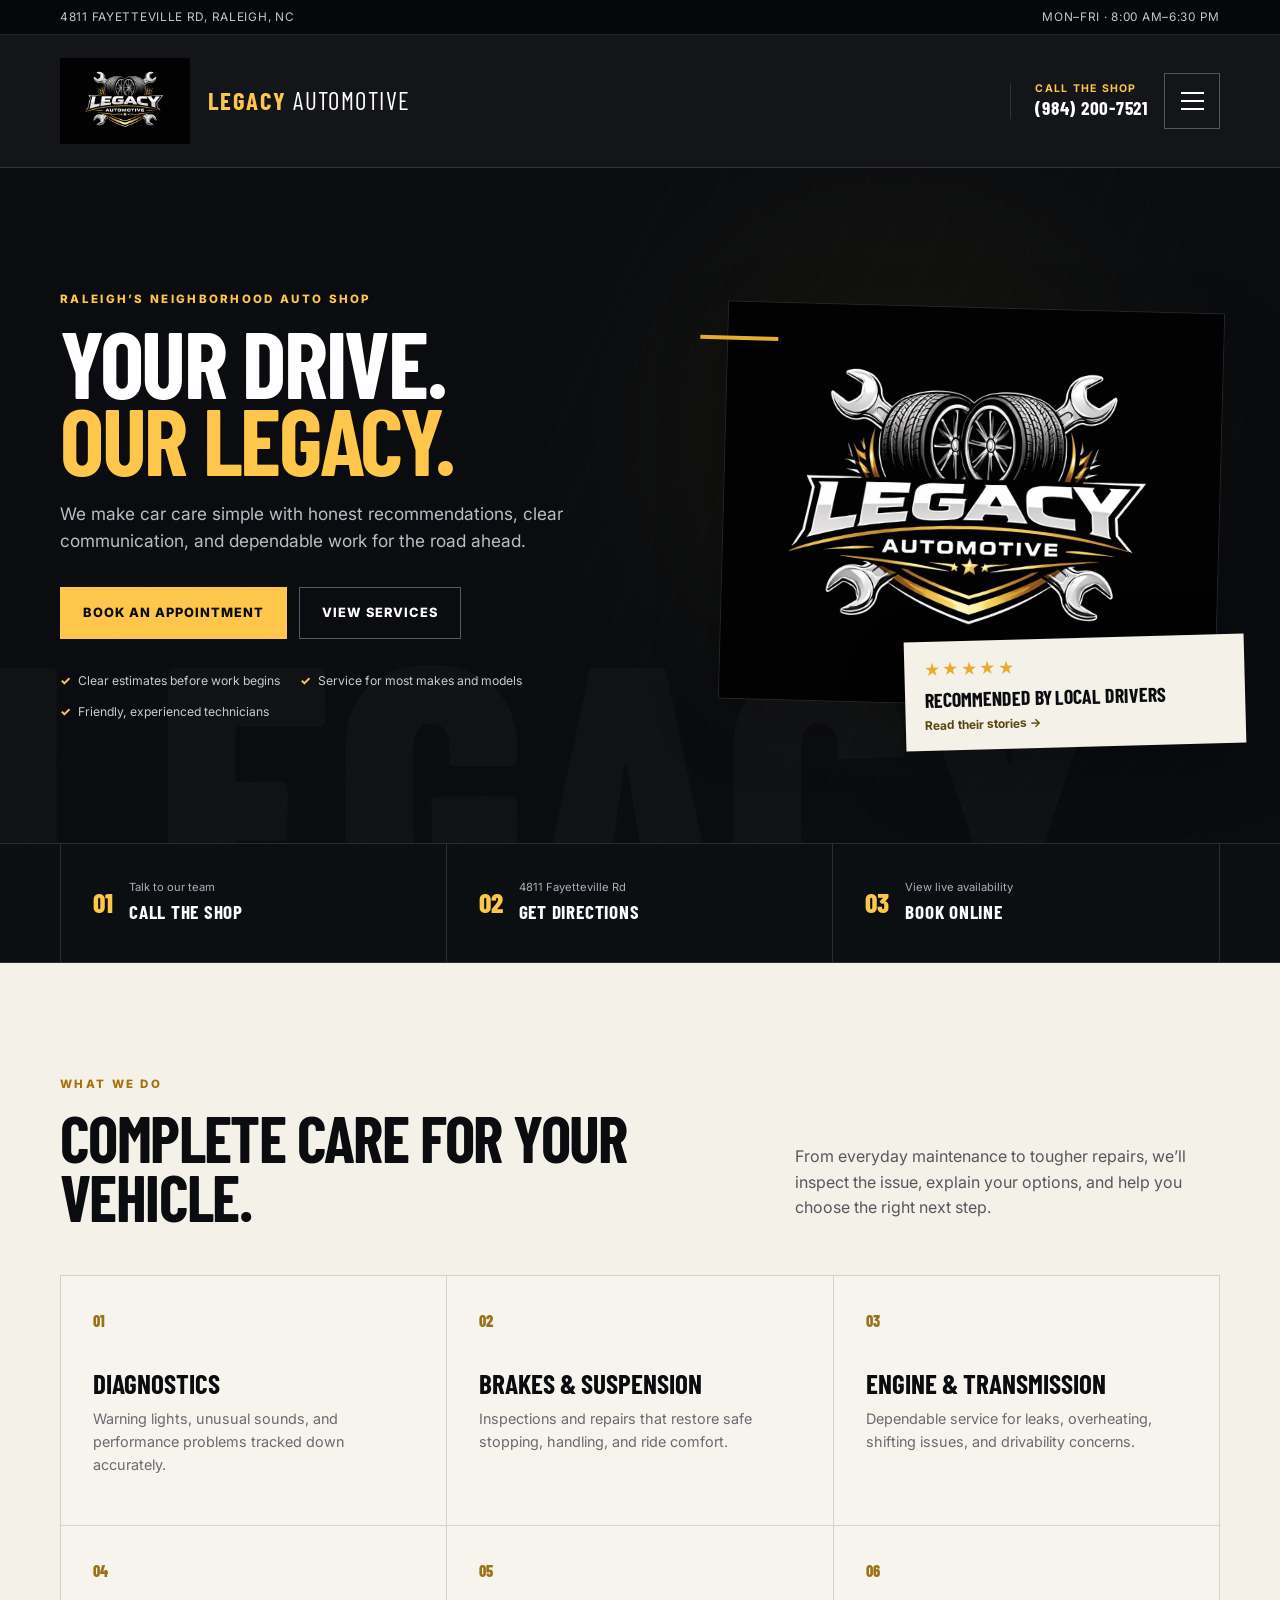
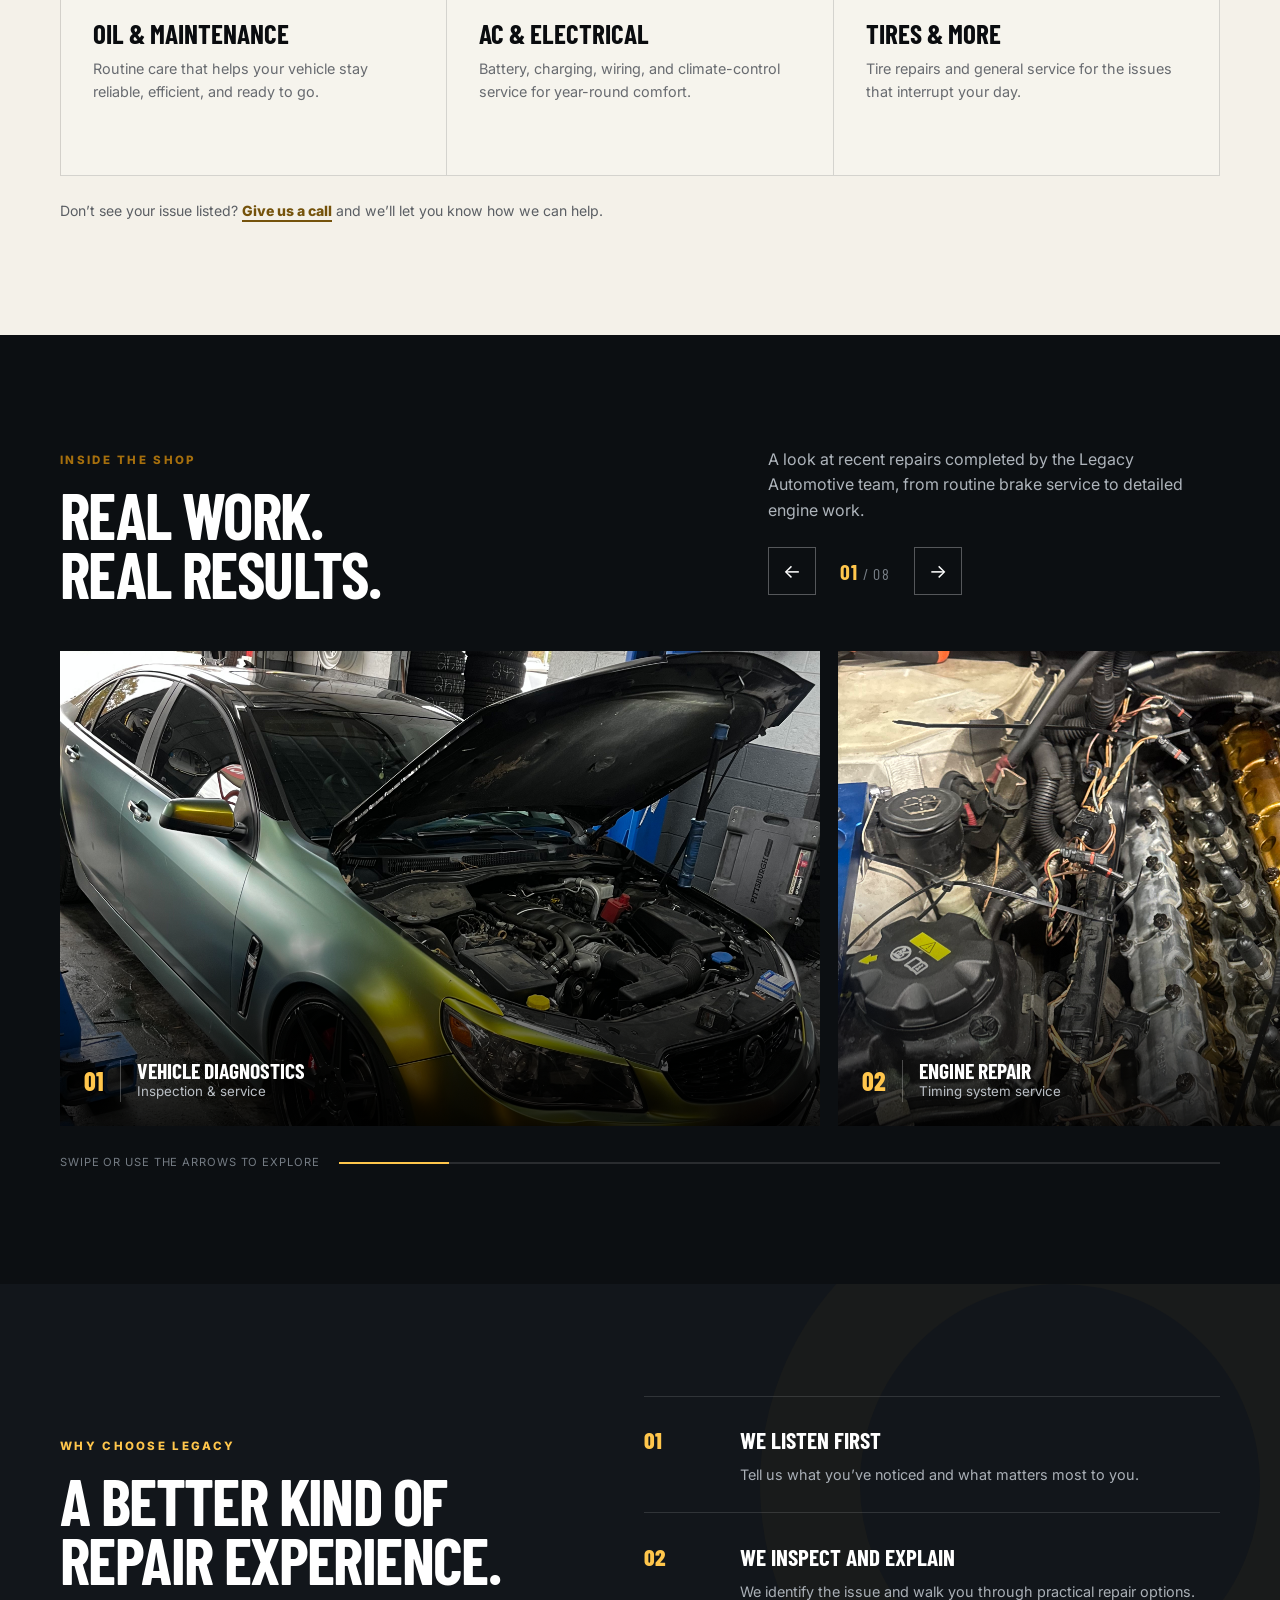
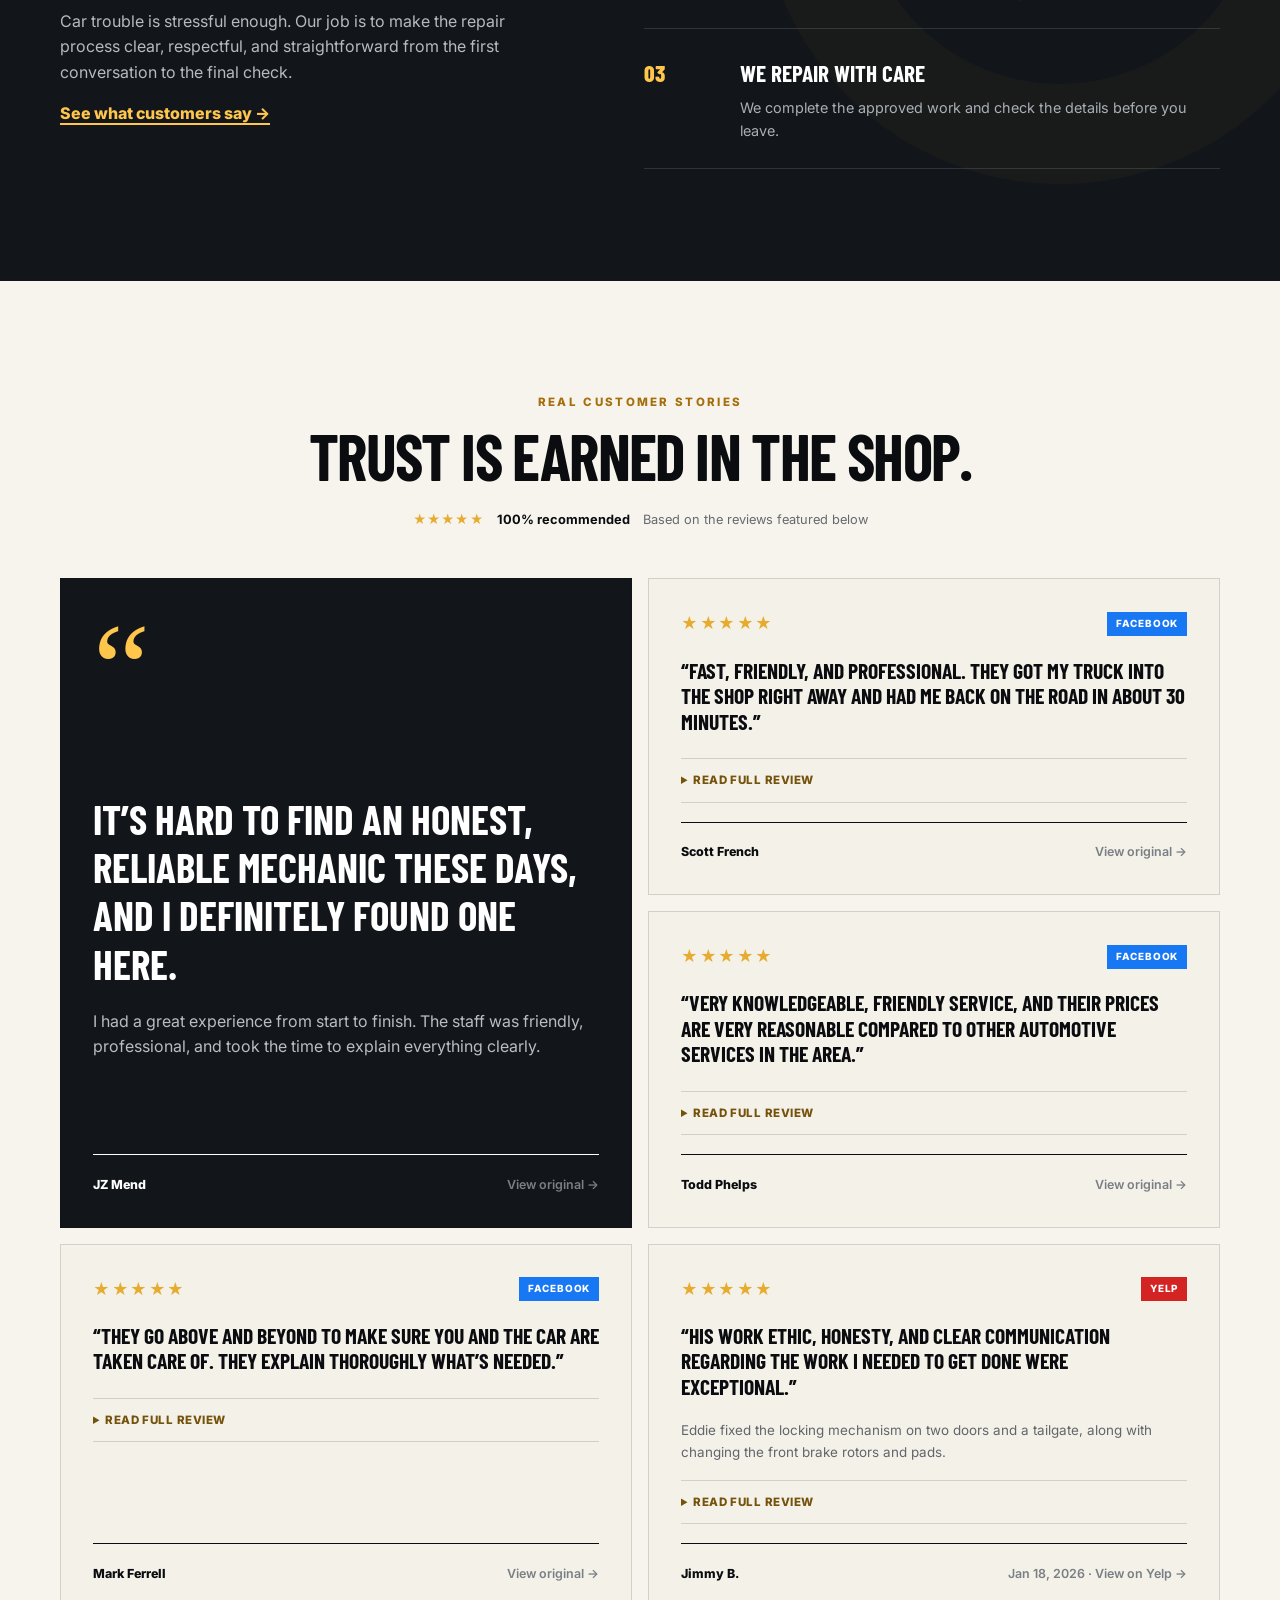
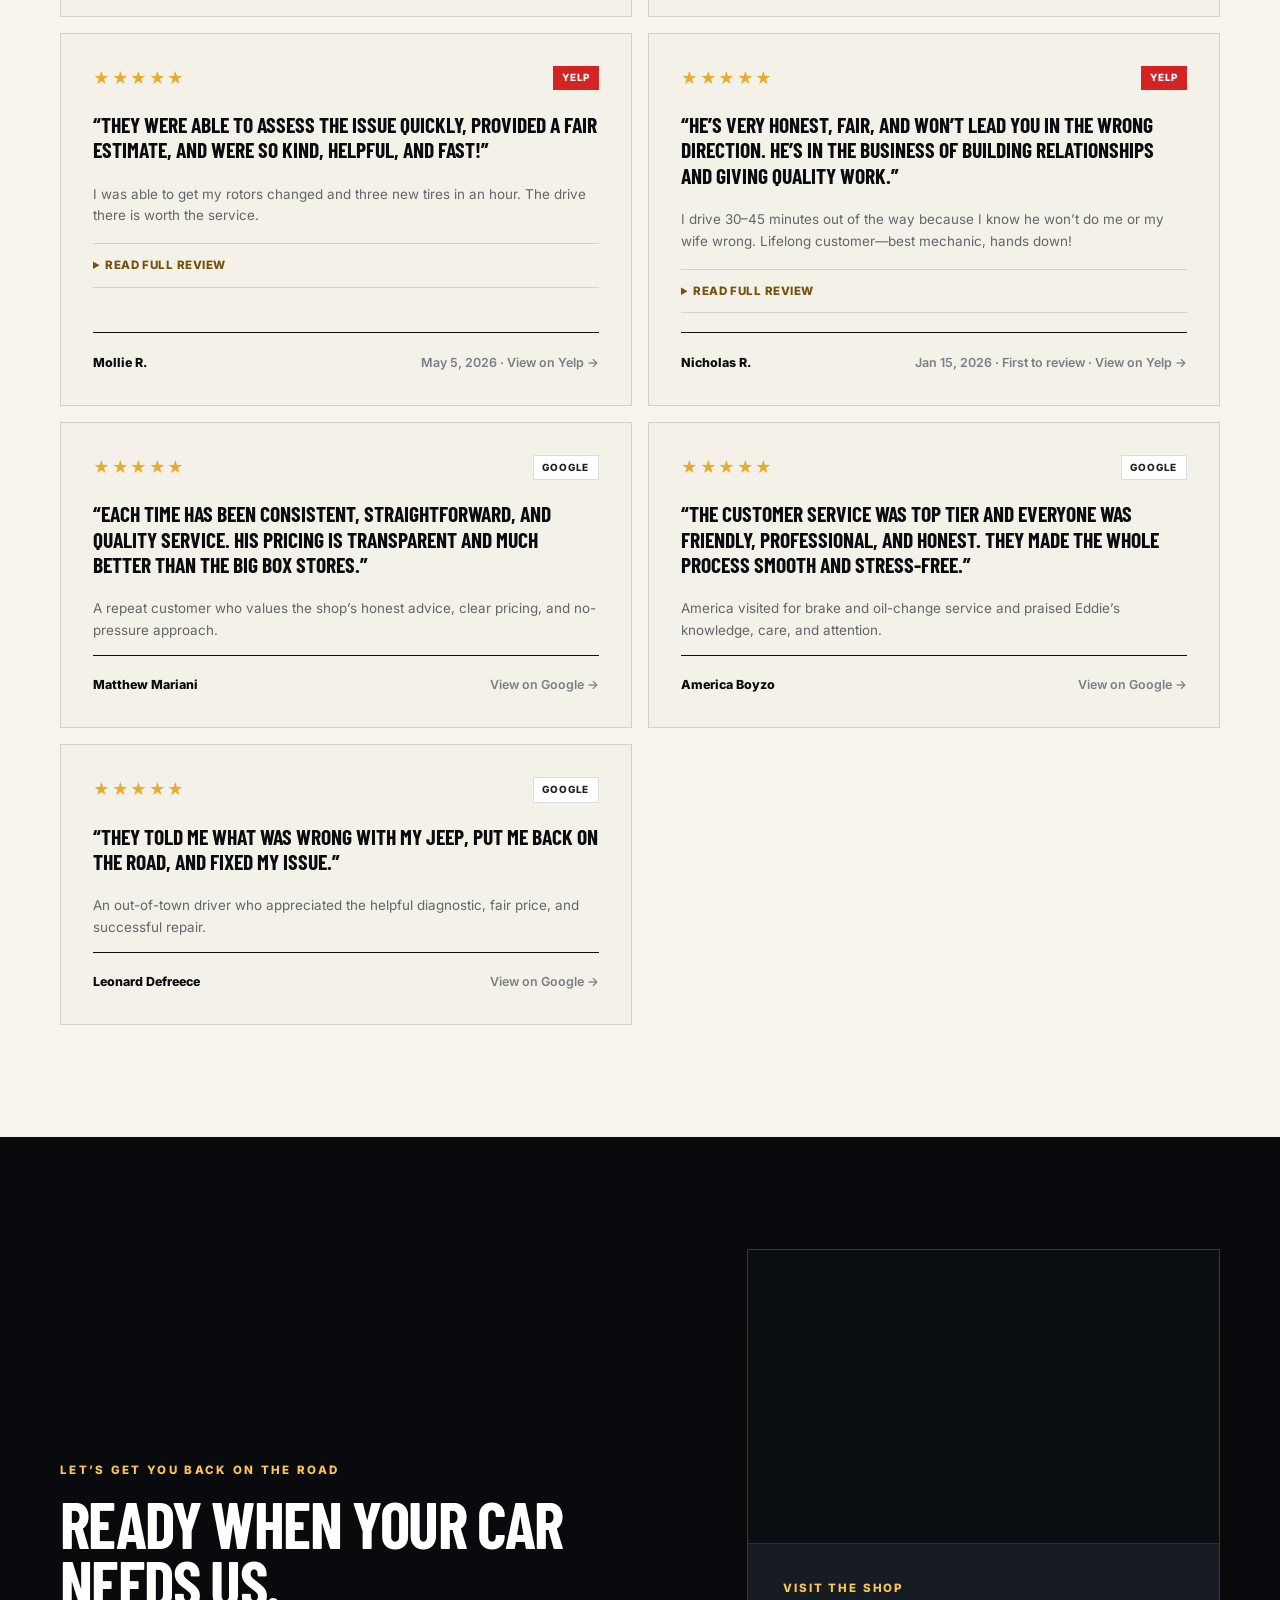
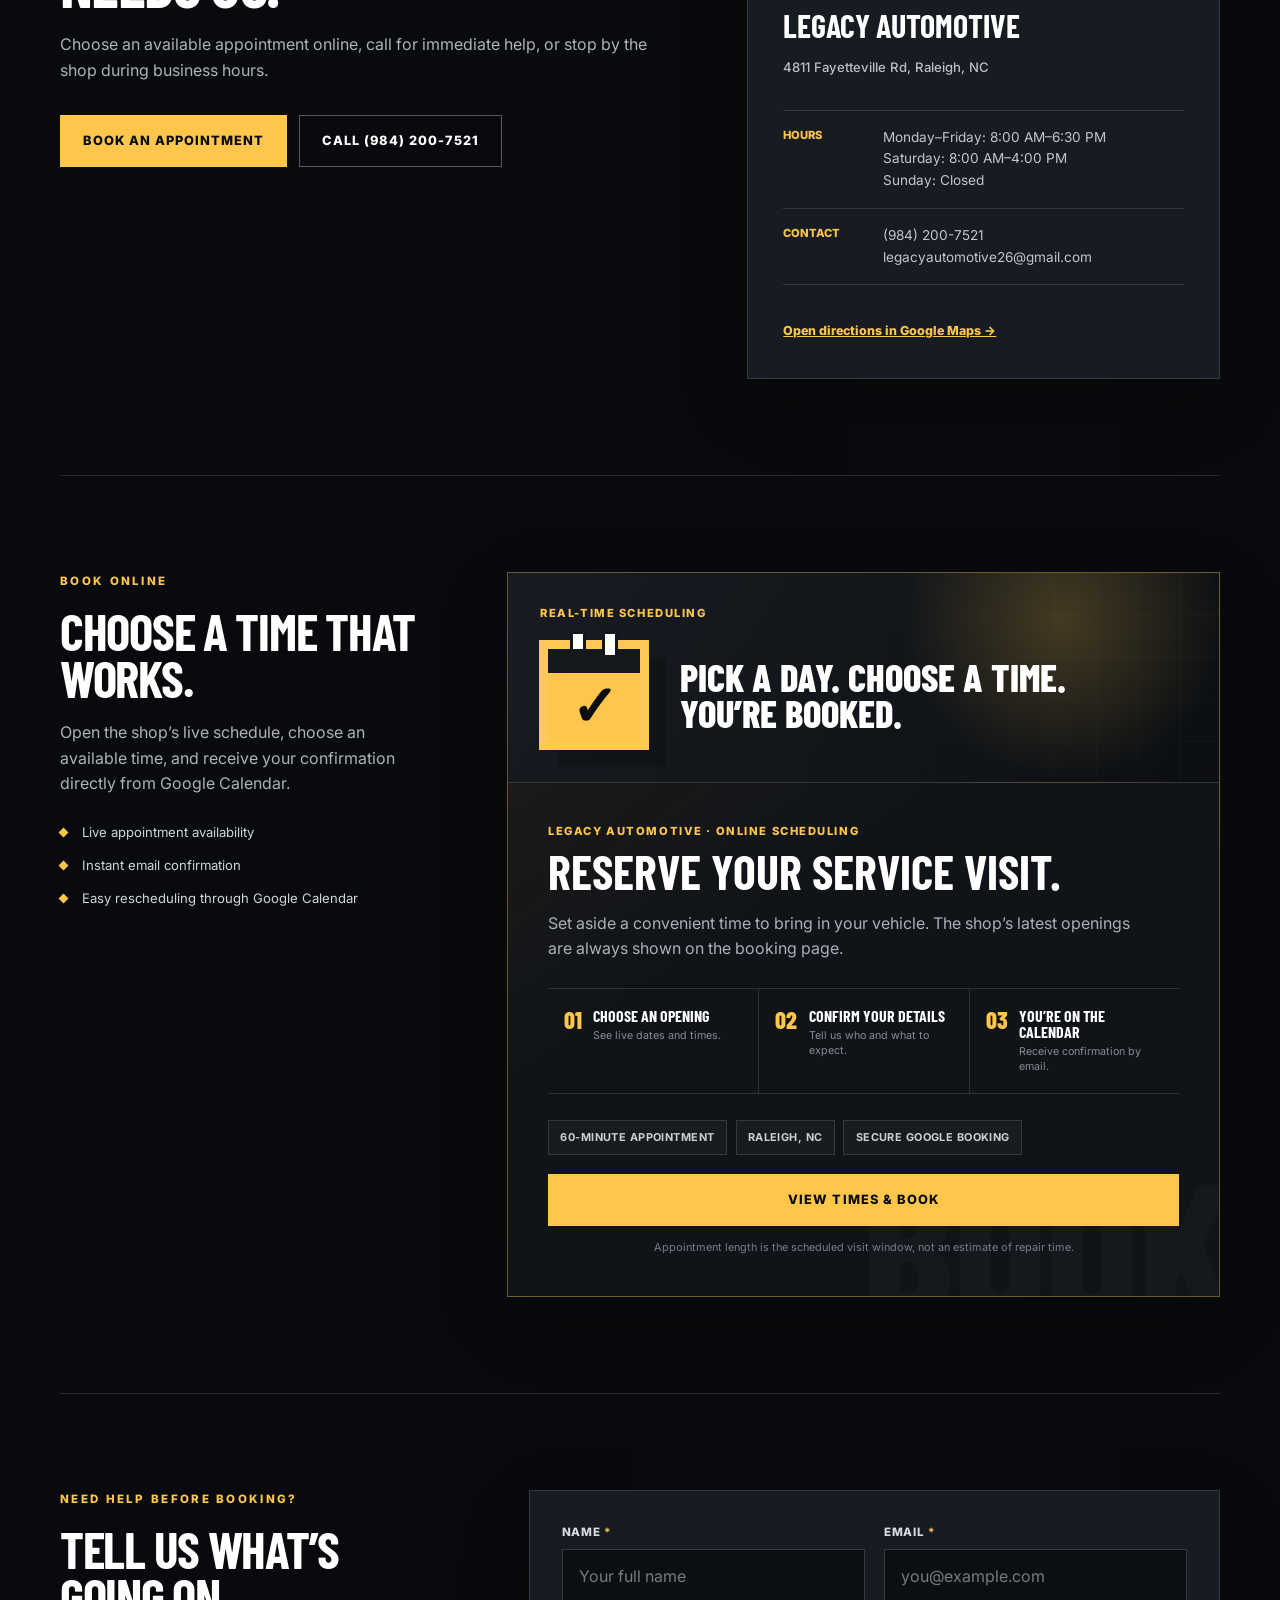
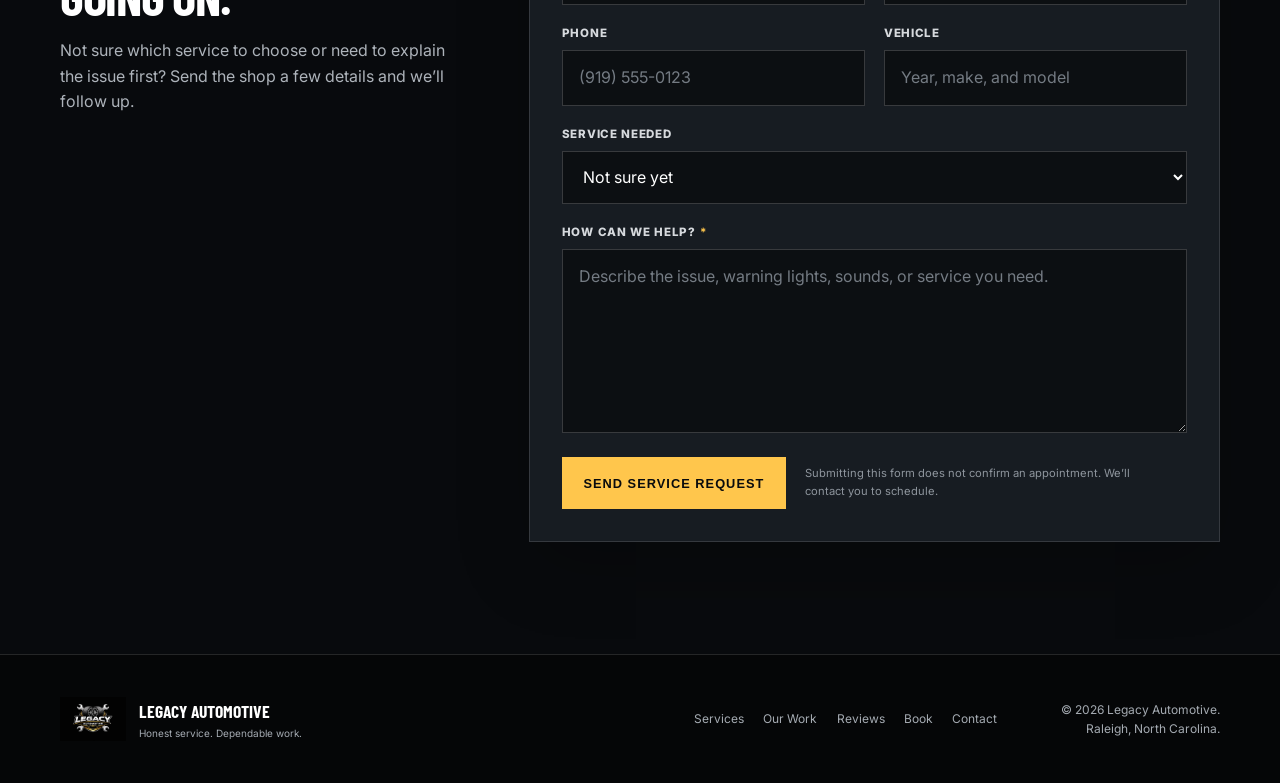
<file: index.html>
<!doctype html>
<html lang="en">
  <head>
    <meta charset="utf-8" />
    <meta name="viewport" content="width=device-width, initial-scale=1" />
    <title>Legacy Automotive | Auto Repair in Raleigh, NC</title>
    <meta name="description" content="Honest auto repair and maintenance in Raleigh, NC. Call Legacy Automotive for diagnostics, brakes, engine work, tires, AC service, and more." />
    <meta name="theme-color" content="#080a0d" />
    <meta property="og:title" content="Legacy Automotive | Raleigh Auto Repair" />
    <meta property="og:description" content="Your Drive. Our Legacy. A local shop that treats you right." />
    <meta property="og:type" content="website" />
    <link rel="preconnect" href="https://fonts.googleapis.com" />
    <link rel="preconnect" href="https://fonts.gstatic.com" crossorigin />
    <link href="https://fonts.googleapis.com/css2?family=Barlow+Condensed:wght@600;700;800&family=Inter:wght@400;500;600;700&display=swap" rel="stylesheet" />
    <link rel="stylesheet" href="styles.css?v=20261119-booking-ticket" />
    <script type="application/ld+json">
      {
        "@context": "https://schema.org",
        "@type": "AutoRepair",
        "name": "Legacy Automotive",
        "image": "img/logo.jpg",
        "telephone": "+1-984-200-7521",
        "email": "legacyautomotive26@gmail.com",
        "address": {
          "@type": "PostalAddress",
          "streetAddress": "4811 Fayetteville Rd",
          "addressLocality": "Raleigh",
          "addressRegion": "NC"
        },
        "openingHoursSpecification": [
          {
            "@type": "OpeningHoursSpecification",
            "dayOfWeek": ["Monday", "Tuesday", "Wednesday", "Thursday", "Friday"],
            "opens": "08:00",
            "closes": "18:30"
          },
          {
            "@type": "OpeningHoursSpecification",
            "dayOfWeek": "Saturday",
            "opens": "08:00",
            "closes": "16:00"
          }
        ]
      }
    </script>
  </head>
  <body>
    <a class="skip-link" href="#main">Skip to content</a>

    <div class="utility-bar">
      <div class="container utility-inner">
        <span>4811 Fayetteville Rd, Raleigh, NC</span>
        <span>Mon&ndash;Fri &middot; 8:00 AM&ndash;6:30 PM</span>
      </div>
    </div>

    <header class="site-header">
      <nav class="nav container" aria-label="Main navigation">
        <a class="brand" href="#top" aria-label="Legacy Automotive home">
          <img src="img/logo.jpg" alt="" />
          <span><strong>Legacy</strong> Automotive</span>
        </a>
        <div class="nav-actions">
          <a class="nav-phone" href="tel:+19842007521" aria-label="Call Legacy Automotive at 984 200 7521">
            <small>Call the shop</small>
            <strong>(984) 200-7521</strong>
          </a>
          <button class="menu-toggle" type="button" aria-expanded="false" aria-controls="site-menu" aria-label="Open navigation menu">
            <span></span><span></span><span></span>
          </button>
        </div>
      </nav>
    </header>

    <button class="menu-backdrop" type="button" aria-label="Close navigation menu" aria-hidden="true" tabindex="-1"></button>
    <aside class="site-menu" id="site-menu" role="dialog" aria-modal="true" aria-hidden="true" aria-label="Site navigation">
      <div class="menu-topline">
        <a class="menu-brand" href="#top" aria-label="Legacy Automotive home">
          <img src="img/logo.jpg" alt="" />
          <span>Legacy Automotive</span>
        </a>
        <button class="menu-close" type="button" aria-label="Close navigation menu"><span></span><span></span></button>
      </div>
      <nav class="menu-links" aria-label="Expanded navigation">
        <a href="#services"><small>What we do</small><strong>Services</strong></a>
        <a href="#work"><small>Inside the shop</small><strong>Our Work</strong></a>
        <a href="#about"><small>The Legacy difference</small><strong>Why Legacy</strong></a>
        <a href="#reviews"><small>Local customer stories</small><strong>Reviews</strong></a>
        <a href="#contact"><small>Hours and directions</small><strong>Visit &amp; Contact</strong></a>
        <a href="#request"><small>Not ready to pick a time?</small><strong>Request Service</strong></a>
        <a class="menu-inquiry" href="#book"><small>View live availability</small><strong>Book Appointment</strong></a>
      </nav>
      <div class="menu-contact">
        <a href="tel:+19842007521"><small>Call the shop</small><strong>(984) 200-7521</strong></a>
        <p>4811 Fayetteville Rd, Raleigh, NC<br />Mon&ndash;Fri 8:00 AM&ndash;6:30 PM &middot; Sat 8:00 AM&ndash;4:00 PM</p>
      </div>
    </aside>

    <main id="main">
      <section class="hero" id="top">
        <div class="container hero-grid">
          <div class="hero-copy">
            <p class="eyebrow">Raleigh&rsquo;s neighborhood auto shop</p>
            <h1>Your Drive.<br /><em>Our Legacy.</em></h1>
            <p class="hero-lead">We make car care simple with honest recommendations, clear communication, and dependable work for the road ahead.</p>
            <div class="hero-actions">
              <a class="button button-primary" href="#book">Book an appointment</a>
              <a class="button button-ghost" href="#services">View services</a>
            </div>
            <ul class="check-list" aria-label="Service benefits">
              <li>Clear estimates before work begins</li>
              <li>Service for most makes and models</li>
              <li>Friendly, experienced technicians</li>
            </ul>
          </div>

          <div class="hero-visual" aria-label="Legacy Automotive">
            <div class="logo-frame">
              <img src="img/logo.jpg" alt="Legacy Automotive logo with tires and wrenches" />
            </div>
            <div class="rating-card">
              <span class="stars" aria-label="Five stars">&#9733;&#9733;&#9733;&#9733;&#9733;</span>
              <strong>Recommended by local drivers</strong>
              <a href="#reviews">Read their stories &rarr;</a>
            </div>
          </div>
        </div>
      </section>

      <section class="quick-actions" aria-label="Quick contact options">
        <div class="container quick-grid">
          <a href="tel:+19842007521"><span>01</span><div><small>Talk to our team</small><strong>Call the shop</strong></div></a>
          <a href="https://www.google.com/maps/search/?api=1&amp;query=4811+Fayetteville+Rd+Raleigh+NC" target="_blank" rel="noopener"><span>02</span><div><small>4811 Fayetteville Rd</small><strong>Get directions</strong></div></a>
          <a href="#book"><span>03</span><div><small>View live availability</small><strong>Book online</strong></div></a>
        </div>
      </section>

      <section class="section services" id="services">
        <div class="container">
          <div class="section-heading split-heading">
            <div><p class="eyebrow">What we do</p><h2>Complete care for your vehicle.</h2></div>
            <p>From everyday maintenance to tougher repairs, we&rsquo;ll inspect the issue, explain your options, and help you choose the right next step.</p>
          </div>
          <div class="service-grid">
            <article class="service-card"><span>01</span><h3>Diagnostics</h3><p>Warning lights, unusual sounds, and performance problems tracked down accurately.</p></article>
            <article class="service-card"><span>02</span><h3>Brakes &amp; Suspension</h3><p>Inspections and repairs that restore safe stopping, handling, and ride comfort.</p></article>
            <article class="service-card"><span>03</span><h3>Engine &amp; Transmission</h3><p>Dependable service for leaks, overheating, shifting issues, and drivability concerns.</p></article>
            <article class="service-card"><span>04</span><h3>Oil &amp; Maintenance</h3><p>Routine care that helps your vehicle stay reliable, efficient, and ready to go.</p></article>
            <article class="service-card"><span>05</span><h3>AC &amp; Electrical</h3><p>Battery, charging, wiring, and climate-control service for year-round comfort.</p></article>
            <article class="service-card"><span>06</span><h3>Tires &amp; More</h3><p>Tire repairs and general service for the issues that interrupt your day.</p></article>
          </div>
          <p class="service-note">Don&rsquo;t see your issue listed? <a href="tel:+19842007521">Give us a call</a> and we&rsquo;ll let you know how we can help.</p>
        </div>
      </section>

      <section class="section work" id="work">
        <div class="container">
          <div class="work-heading">
            <div>
              <p class="eyebrow">Inside the shop</p>
              <h2>Real work.<br />Real results.</h2>
            </div>
            <div class="work-intro">
              <p>A look at recent repairs completed by the Legacy Automotive team, from routine brake service to detailed engine work.</p>
              <div class="carousel-controls" aria-label="Gallery controls">
                <button type="button" class="carousel-button carousel-prev" aria-label="Show previous work">&larr;</button>
                <span class="carousel-status" aria-live="polite"><strong>01</strong> / 08</span>
                <button type="button" class="carousel-button carousel-next" aria-label="Show next work">&rarr;</button>
              </div>
            </div>
          </div>
        </div>

        <div class="work-carousel" tabindex="0" aria-label="Recent automotive work gallery">
          <figure class="work-slide">
            <img src="img/work/vehicle-diagnostics.jpg" alt="Performance sedan being serviced inside the Legacy Automotive shop" loading="lazy" decoding="async" />
            <figcaption><span>01</span><div><strong>Vehicle diagnostics</strong><small>Inspection &amp; service</small></div></figcaption>
          </figure>
          <figure class="work-slide">
            <img src="img/work/engine-timing.jpg" alt="Engine opened for detailed timing system work" loading="lazy" decoding="async" />
            <figcaption><span>02</span><div><strong>Engine repair</strong><small>Timing system service</small></div></figcaption>
          </figure>
          <figure class="work-slide">
            <img src="img/work/turbo-system.jpg" alt="Twin turbo engine system during repair" loading="lazy" decoding="async" />
            <figcaption><span>03</span><div><strong>Turbo system</strong><small>Engine performance work</small></div></figcaption>
          </figure>
          <figure class="work-slide">
            <img src="img/work/brake-service.jpg" alt="Fresh brake rotor and caliper installed on a vehicle" loading="lazy" decoding="async" />
            <figcaption><span>04</span><div><strong>Brake service</strong><small>Rotor &amp; pad replacement</small></div></figcaption>
          </figure>
          <figure class="work-slide">
            <img src="img/work/performance-brakes.jpg" alt="Performance brake rotor and caliper installation" loading="lazy" decoding="async" />
            <figcaption><span>05</span><div><strong>Performance brakes</strong><small>Upgraded stopping power</small></div></figcaption>
          </figure>
          <figure class="work-slide">
            <img src="img/work/electrical-repair.jpg" alt="Vehicle door opened for internal electrical and window service" loading="lazy" decoding="async" />
            <figcaption><span>06</span><div><strong>Electrical repair</strong><small>Door &amp; window system</small></div></figcaption>
          </figure>
          <figure class="work-slide">
            <img src="img/work/shop-service.jpg" alt="SUV raised for service inside the repair shop" loading="lazy" decoding="async" />
            <figcaption><span>07</span><div><strong>Shop service</strong><small>Inspection &amp; repair</small></div></figcaption>
          </figure>
          <figure class="work-slide">
            <img src="img/work/brake-repair.jpg" alt="New brake rotor installed during brake service" loading="lazy" decoding="async" />
            <figcaption><span>08</span><div><strong>Brake repair</strong><small>Fresh hardware installed</small></div></figcaption>
          </figure>
        </div>
        <div class="container work-hint"><span>Swipe or use the arrows to explore</span><div class="carousel-progress" aria-hidden="true"><i></i></div></div>
      </section>

      <section class="section about" id="about">
        <div class="container about-grid">
          <div class="about-panel">
            <p class="eyebrow">Why choose Legacy</p>
            <h2>A better kind of repair experience.</h2>
            <p>Car trouble is stressful enough. Our job is to make the repair process clear, respectful, and straightforward from the first conversation to the final check.</p>
            <a class="text-link" href="#reviews">See what customers say &rarr;</a>
          </div>
          <ol class="process-list">
            <li><span>01</span><div><h3>We listen first</h3><p>Tell us what you&rsquo;ve noticed and what matters most to you.</p></div></li>
            <li><span>02</span><div><h3>We inspect and explain</h3><p>We identify the issue and walk you through practical repair options.</p></div></li>
            <li><span>03</span><div><h3>We repair with care</h3><p>We complete the approved work and check the details before you leave.</p></div></li>
          </ol>
        </div>
      </section>

      <section class="section reviews" id="reviews">
        <div class="container">
          <div class="section-heading review-heading">
            <p class="eyebrow">Real customer stories</p>
            <h2>Trust is earned in the shop.</h2>
            <div class="rating-line"><span class="stars" aria-hidden="true">&#9733;&#9733;&#9733;&#9733;&#9733;</span><strong>100% recommended</strong><span>Based on the reviews featured below</span></div>
          </div>
          <div class="review-grid">
            <article class="review-card featured">
              <span class="quote-mark" aria-hidden="true">&ldquo;</span>
              <blockquote>It&rsquo;s hard to find an honest, reliable mechanic these days, and I definitely found one here.</blockquote>
              <p>I had a great experience from start to finish. The staff was friendly, professional, and took the time to explain everything clearly.</p>
              <a href="https://www.facebook.com/jz.mend.2025/posts/pfbid02TxcPeMW2h3qMNe2nZfUeudoutS2xyVXD3piT3LbPVTZGFi5UXCRi4Dj6PePaS4xKl" target="_blank" rel="noopener">JZ Mend <span>View original &rarr;</span></a>
            </article>
            <article class="review-card">
              <div class="review-topline"><span class="stars" aria-hidden="true">&#9733;&#9733;&#9733;&#9733;&#9733;</span><span class="review-source facebook-source">Facebook</span></div>
              <blockquote>&ldquo;Fast, friendly, and professional. They got my truck into the shop right away and had me back on the road in about 30 minutes.&rdquo;</blockquote>
              <details class="review-details">
                <summary>Read full review</summary>
                <p>I stopped by Legacy Auto without an appointment because I had a slow leak in my right rear tire. From the moment I walked in, I was impressed by how friendly and professional everyone was. Despite not having an appointment, they got my truck into the shop right away, repaired the tire, and had me back on the road in about 30 minutes. A week later, the tire was still holding well.</p>
              </details>
              <a href="https://www.facebook.com/cscottfrench/posts/pfbid02Pf4mwFw1NEYuiMMxQNYAGL3dFbEZXqxDKA77Evw1oeUsNvHNhHhg5oTVmXd6YdBTl" target="_blank" rel="noopener">Scott French <span>View original &rarr;</span></a>
            </article>
            <article class="review-card">
              <div class="review-topline"><span class="stars" aria-hidden="true">&#9733;&#9733;&#9733;&#9733;&#9733;</span><span class="review-source facebook-source">Facebook</span></div>
              <blockquote>&ldquo;Very knowledgeable, friendly service, and their prices are very reasonable compared to other automotive services in the area.&rdquo;</blockquote>
              <details class="review-details">
                <summary>Read full review</summary>
                <p>Eddie and the team have done a fantastic job keeping our fleet vehicles up and running on the road. They provide very knowledgeable, friendly service, and their prices are very reasonable compared with other automotive services in the area.</p>
              </details>
              <a href="https://www.facebook.com/williamtoddphelps/posts/pfbid02Kru4CgPMmhpsqLNLzsXmkjEMPqsWFuQdk6NS9TD4zGbaQ7zfHkFmo6kHoSmCkwzEl" target="_blank" rel="noopener">Todd Phelps <span>View original &rarr;</span></a>
            </article>
            <article class="review-card">
              <div class="review-topline"><span class="stars" aria-hidden="true">&#9733;&#9733;&#9733;&#9733;&#9733;</span><span class="review-source facebook-source">Facebook</span></div>
              <blockquote>&ldquo;They go above and beyond to make sure you and the car are taken care of. They explain thoroughly what&rsquo;s needed.&rdquo;</blockquote>
              <details class="review-details">
                <summary>Read full review</summary>
                <p>Eddie and the team at Legacy are phenomenal. They go above and beyond to make sure you and the car are taken care of. If there are any issues with your car, they help diagnose and thoroughly explain what&rsquo;s needed to fix it with a cost-effective solution.</p>
              </details>
              <a href="https://www.facebook.com/mark.ferrell.104/posts/pfbid028qFj7euNKALBj1C5Krs4THQb8NFoNCcpgPiBWLTrHA7g9KmPdkn7ENtypPtJPMwTl" target="_blank" rel="noopener">Mark Ferrell <span>View original &rarr;</span></a>
            </article>
            <article class="review-card yelp-card">
              <div class="review-topline"><span class="stars" aria-hidden="true">&#9733;&#9733;&#9733;&#9733;&#9733;</span><span class="review-source">Yelp</span></div>
              <blockquote>&ldquo;His work ethic, honesty, and clear communication regarding the work I needed to get done were exceptional.&rdquo;</blockquote>
              <p>Eddie fixed the locking mechanism on two doors and a tailgate, along with changing the front brake rotors and pads.</p>
              <details class="review-details">
                <summary>Read full review</summary>
                <p>I cannot say enough good things about Eddie. His work ethic, honesty, and clear communication regarding the work I needed done were exceptional. I even threw him a curve ball and asked for additional work after he started the original job, and he gladly completed it. Eddie fixed the locking mechanism on two doors and a tailgate, along with changing the front brake rotors and pads. Thank you, Eddie. We will definitely be back.</p>
              </details>
              <a href="https://www.yelp.com/biz/legacy-automotive-raleigh-2?hrid=ogcbxW2otM9i99-ZC7P1HA" target="_blank" rel="nofollow noopener">Jimmy B. <span>Jan 18, 2026 &middot; View on Yelp &rarr;</span></a>
            </article>
            <article class="review-card yelp-card">
              <div class="review-topline"><span class="stars" aria-hidden="true">&#9733;&#9733;&#9733;&#9733;&#9733;</span><span class="review-source">Yelp</span></div>
              <blockquote>&ldquo;They were able to assess the issue quickly, provided a fair estimate, and were so kind, helpful, and fast!&rdquo;</blockquote>
              <p>I was able to get my rotors changed and three new tires in an hour. The drive there is worth the service.</p>
              <details class="review-details">
                <summary>Read full review</summary>
                <p>I came here on the recommendation of my sister, who had her car serviced here. I will be coming here from now on for all my car needs. I called after work and they were able to assess the issue quickly and provide a fair estimate. I got my rotors changed and three new tires in an hour. They were kind, helpful, and fast. I live on the opposite side of Raleigh, but the drive is worth the service.</p>
              </details>
              <a href="https://www.yelp.com/biz/legacy-automotive-raleigh-2?hrid=peKoEWvTIE01GrHHIF1ZyQ" target="_blank" rel="nofollow noopener">Mollie R. <span>May 5, 2026 &middot; View on Yelp &rarr;</span></a>
            </article>
            <article class="review-card yelp-card">
              <div class="review-topline"><span class="stars" aria-hidden="true">&#9733;&#9733;&#9733;&#9733;&#9733;</span><span class="review-source">Yelp</span></div>
              <blockquote>&ldquo;He&rsquo;s very honest, fair, and won&rsquo;t lead you in the wrong direction. He&rsquo;s in the business of building relationships and giving quality work.&rdquo;</blockquote>
              <p>I drive 30&ndash;45 minutes out of the way because I know he won&rsquo;t do me or my wife wrong. Lifelong customer&mdash;best mechanic, hands down!</p>
              <details class="review-details">
                <summary>Read full review</summary>
                <p>I&rsquo;ve known Eddie for a long time. He&rsquo;s very honest, fair, and won&rsquo;t lead you in the wrong direction. He is not in the business of taking advantage or charging obscene rates; he is building relationships while giving quality work. Any time something is wrong with my car, or even for an oil change, I drive 30&ndash;45 minutes out of the way because I know he won&rsquo;t do me or my wife wrong. Lifelong customer&mdash;best mechanic, hands down!</p>
              </details>
              <a href="https://www.yelp.com/biz/legacy-automotive-raleigh-2?hrid=JBYFBqLPbV5AD0Wv-M_7lA" target="_blank" rel="nofollow noopener">Nicholas R. <span>Jan 15, 2026 &middot; First to review &middot; View on Yelp &rarr;</span></a>
            </article>
            <article class="review-card google-card">
              <div class="review-topline"><span class="stars" aria-hidden="true">&#9733;&#9733;&#9733;&#9733;&#9733;</span><span class="review-source google-source">Google</span></div>
              <blockquote>&ldquo;Each time has been consistent, straightforward, and quality service. His pricing is transparent and much better than the big box stores.&rdquo;</blockquote>
              <p>A repeat customer who values the shop&rsquo;s honest advice, clear pricing, and no-pressure approach.</p>
              <a href="https://maps.app.goo.gl/fenhhDGxmmUnfRQt8" target="_blank" rel="nofollow noopener">Matthew Mariani <span>View on Google &rarr;</span></a>
            </article>
            <article class="review-card google-card">
              <div class="review-topline"><span class="stars" aria-hidden="true">&#9733;&#9733;&#9733;&#9733;&#9733;</span><span class="review-source google-source">Google</span></div>
              <blockquote>&ldquo;The customer service was top tier and everyone was friendly, professional, and honest. They made the whole process smooth and stress-free.&rdquo;</blockquote>
              <p>America visited for brake and oil-change service and praised Eddie&rsquo;s knowledge, care, and attention.</p>
              <a href="https://maps.app.goo.gl/jtpcpMRqAXRMCD3X7" target="_blank" rel="nofollow noopener">America Boyzo <span>View on Google &rarr;</span></a>
            </article>
            <article class="review-card google-card">
              <div class="review-topline"><span class="stars" aria-hidden="true">&#9733;&#9733;&#9733;&#9733;&#9733;</span><span class="review-source google-source">Google</span></div>
              <blockquote>&ldquo;They told me what was wrong with my Jeep, put me back on the road, and fixed my issue.&rdquo;</blockquote>
              <p>An out-of-town driver who appreciated the helpful diagnostic, fair price, and successful repair.</p>
              <a href="https://maps.app.goo.gl/CTY2wxfXAZGpc15i6" target="_blank" rel="nofollow noopener">Leonard Defreece <span>View on Google &rarr;</span></a>
            </article>
          </div>
        </div>
      </section>

      <section class="section contact" id="contact">
        <div class="container contact-grid">
          <div class="contact-copy">
            <p class="eyebrow">Let&rsquo;s get you back on the road</p>
            <h2>Ready when your car needs us.</h2>
            <p>Choose an available appointment online, call for immediate help, or stop by the shop during business hours.</p>
            <div class="contact-actions"><a class="button button-primary" href="#book">Book an appointment</a><a class="button button-ghost" href="tel:+19842007521">Call (984) 200-7521</a></div>
          </div>
          <div class="shop-card">
            <div class="map-frame">
              <iframe src="https://www.google.com/maps/embed?pb=!1m18!1m12!1m3!1d3239.45252679237!2d-78.65850442213547!3d35.715087772576126!2m3!1f0!2f0!3f0!3m2!1i1024!2i768!4f13.1!3m3!1m2!1s0x89ac61464596515d%3A0x9d0f44e42c6d7281!2sLegacy%20Automotive!5e0!3m2!1sen!2sus!4v1786669342876!5m2!1sen!2sus" title="Map showing Legacy Automotive in Raleigh, North Carolina" allowfullscreen loading="lazy" referrerpolicy="strict-origin-when-cross-origin"></iframe>
            </div>
            <div class="shop-details">
              <p class="shop-label">Visit the shop</p>
              <address>Legacy Automotive<br /><span>4811 Fayetteville Rd, Raleigh, NC</span></address>
              <dl><div><dt>Hours</dt><dd>Monday&ndash;Friday: 8:00 AM&ndash;6:30 PM<br />Saturday: 8:00 AM&ndash;4:00 PM<br />Sunday: Closed</dd></div><div><dt>Contact</dt><dd><a href="tel:+19842007521">(984) 200-7521</a><br /><a href="mailto:legacyautomotive26@gmail.com">legacyautomotive26@gmail.com</a></dd></div></dl>
              <a class="directions-link" href="https://www.google.com/maps/search/?api=1&amp;query=4811+Fayetteville+Rd+Raleigh+NC" target="_blank" rel="noopener">Open directions in Google Maps &rarr;</a>
            </div>
          </div>
        </div>

        <div class="container booking-panel" id="book">
          <div class="booking-heading">
            <p class="eyebrow">Book online</p>
            <h2>Choose a time that works.</h2>
            <p>Open the shop&rsquo;s live schedule, choose an available time, and receive your confirmation directly from Google Calendar.</p>
            <ul class="booking-notes">
              <li>Live appointment availability</li>
              <li>Instant email confirmation</li>
              <li>Easy rescheduling through Google Calendar</li>
            </ul>
          </div>
          <article class="booking-card">
            <div class="booking-card-visual" aria-hidden="true">
              <span class="booking-card-label">Real-time scheduling</span>
              <div class="calendar-mark"><span></span><strong>&#10003;</strong></div>
              <p>Pick a day. Choose a time.<br />You&rsquo;re booked.</p>
            </div>
            <div class="booking-card-copy">
              <p class="booking-kicker">Legacy Automotive &middot; Online scheduling</p>
              <h3>Reserve your service visit.</h3>
              <p class="booking-intro">Set aside a convenient time to bring in your vehicle. The shop&rsquo;s latest openings are always shown on the booking page.</p>
              <ol class="booking-flow" aria-label="How online booking works">
                <li><span>01</span><div><strong>Choose an opening</strong><small>See live dates and times.</small></div></li>
                <li><span>02</span><div><strong>Confirm your details</strong><small>Tell us who and what to expect.</small></div></li>
                <li><span>03</span><div><strong>You&rsquo;re on the calendar</strong><small>Receive confirmation by email.</small></div></li>
              </ol>
              <div class="booking-facts" aria-label="Appointment details">
                <span>60-minute appointment</span>
                <span>Raleigh, NC</span>
                <span>Secure Google booking</span>
              </div>
              <a class="button button-primary" href="https://calendar.app.google/UyxfSRLNMaUc9Rpu9" target="_blank" rel="noopener">View times &amp; book</a>
              <small class="booking-disclaimer">Appointment length is the scheduled visit window, not an estimate of repair time.</small>
            </div>
          </article>
        </div>

        <div class="container request-panel" id="request">
          <div class="request-heading">
            <p class="eyebrow">Need help before booking?</p>
            <h2>Tell us what&rsquo;s going on.</h2>
            <p>Not sure which service to choose or need to explain the issue first? Send the shop a few details and we&rsquo;ll follow up.</p>
          </div>
          <form class="service-form" action="https://formsubmit.co/legacyautomotive26@gmail.com" method="post">
            <input type="hidden" name="_subject" value="New service request from the Legacy Automotive website" />
            <input type="hidden" name="_next" value="https://www.legacyautomotive.co/thanks.html" />
            <input type="hidden" name="_template" value="table" />
            <input type="text" name="_honey" class="form-honey" tabindex="-1" autocomplete="off" aria-hidden="true" />

            <div class="form-grid">
              <label>
                <span>Name <b aria-hidden="true">*</b></span>
                <input type="text" name="Name" autocomplete="name" placeholder="Your full name" required />
              </label>
              <label>
                <span>Email <b aria-hidden="true">*</b></span>
                <input type="email" name="email" autocomplete="email" placeholder="you@example.com" required />
              </label>
              <label>
                <span>Phone</span>
                <input type="tel" name="Phone" autocomplete="tel" placeholder="(919) 555-0123" />
              </label>
              <label>
                <span>Vehicle</span>
                <input type="text" name="Vehicle" placeholder="Year, make, and model" />
              </label>
              <label class="form-wide">
                <span>Service needed</span>
                <select name="Service">
                  <option value="Not sure">Not sure yet</option>
                  <option value="Diagnostics">Diagnostics</option>
                  <option value="Brakes and suspension">Brakes &amp; suspension</option>
                  <option value="Engine or transmission">Engine or transmission</option>
                  <option value="Oil and maintenance">Oil &amp; maintenance</option>
                  <option value="AC or electrical">AC or electrical</option>
                  <option value="Tires">Tires</option>
                  <option value="Other">Other</option>
                </select>
              </label>
              <label class="form-wide">
                <span>How can we help? <b aria-hidden="true">*</b></span>
                <textarea name="Message" rows="6" placeholder="Describe the issue, warning lights, sounds, or service you need." required></textarea>
              </label>
            </div>
            <div class="form-footer">
              <button class="button button-primary" type="submit">Send service request</button>
              <p>Submitting this form does not confirm an appointment. We&rsquo;ll contact you to schedule.</p>
            </div>
          </form>
        </div>
      </section>
    </main>

    <footer class="footer">
      <div class="container footer-grid">
        <div class="footer-brand"><img src="img/logo.jpg" alt="" /><span><strong>Legacy Automotive</strong><small>Honest service. Dependable work.</small></span></div>
        <div class="footer-links"><a href="#services">Services</a><a href="#work">Our Work</a><a href="#reviews">Reviews</a><a href="#book">Book</a><a href="#contact">Contact</a></div>
        <p>&copy; 2026 Legacy Automotive.<br />Raleigh, North Carolina.</p>
      </div>
    </footer>

    <div class="mobile-call" aria-label="Quick appointment actions">
      <a class="mobile-book" href="#book"><span>Book online</span><strong>Choose a time</strong></a>
      <a class="mobile-phone" href="tel:+19842007521"><span>Call the shop</span><strong>(984) 200-7521</strong></a>
    </div>
    <script src="carousel.js"></script>
  </body>
</html>
</file>
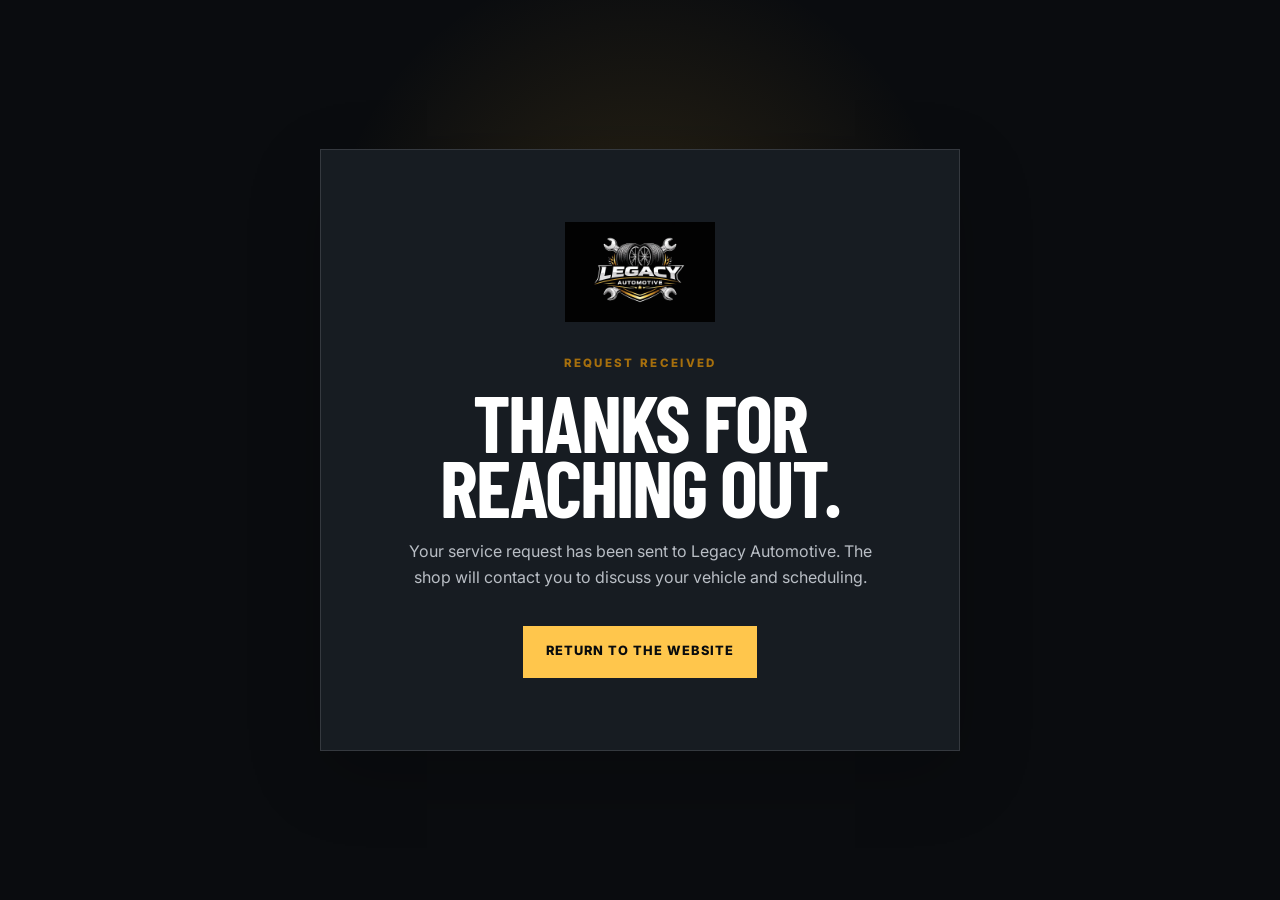
<file: thanks.html>
<!doctype html>
<html lang="en">
  <head>
    <meta charset="utf-8" />
    <meta name="viewport" content="width=device-width, initial-scale=1" />
    <title>Request Sent | Legacy Automotive</title>
    <meta name="robots" content="noindex" />
    <meta name="theme-color" content="#080a0d" />
    <link rel="preconnect" href="https://fonts.googleapis.com" />
    <link rel="preconnect" href="https://fonts.gstatic.com" crossorigin />
    <link href="https://fonts.googleapis.com/css2?family=Barlow+Condensed:wght@600;700;800&family=Inter:wght@400;500;600;700&display=swap" rel="stylesheet" />
    <link rel="stylesheet" href="styles.css" />
  </head>
  <body class="thanks-page">
    <main class="thanks-card">
      <img src="img/logo.jpg" alt="Legacy Automotive" />
      <p class="eyebrow">Request received</p>
      <h1>Thanks for reaching out.</h1>
      <p>Your service request has been sent to Legacy Automotive. The shop will contact you to discuss your vehicle and scheduling.</p>
      <a class="button button-primary" href="index.html">Return to the website</a>
    </main>
  </body>
</html>
</file>
<file: styles.css>
:root {
  --ink: #0a0c0f;
  --ink-soft: #12161b;
  --panel: #171c22;
  --paper: #f4f1e9;
  --paper-deep: #e9e4d8;
  --gold: #e6ab2f;
  --gold-bright: #ffc64c;
  --white: #fff;
  --muted: #a9afb7;
  --line-dark: rgba(255, 255, 255, 0.13);
  --line-light: rgba(10, 12, 15, 0.14);
  --display: 'Barlow Condensed', Impact, sans-serif;
  --body: 'Inter', Arial, sans-serif;
  --shadow: 0 24px 70px rgba(0, 0, 0, 0.2);
}

* { box-sizing: border-box; }
html { scroll-behavior: smooth; }
body { margin: 0; color: var(--ink); background: var(--paper); font-family: var(--body); line-height: 1.6; }
img { display: block; max-width: 100%; }
a { color: inherit; }
.container { width: min(1160px, calc(100% - 40px)); margin-inline: auto; }
.skip-link { position: fixed; left: 1rem; top: -5rem; z-index: 1000; padding: .7rem 1rem; color: var(--ink); background: var(--gold-bright); font-weight: 700; }
.skip-link:focus { top: 1rem; }
:focus-visible { outline: 3px solid var(--gold-bright); outline-offset: 3px; }

.utility-bar { background: #050607; color: #c3c7cc; border-bottom: 1px solid var(--line-dark); font-size: .74rem; letter-spacing: .06em; text-transform: uppercase; }
.utility-inner { min-height: 34px; display: flex; justify-content: space-between; align-items: center; gap: 1rem; }
.site-header { position: sticky; top: 0; z-index: 50; background: rgba(10, 12, 15, .96); color: var(--white); border-bottom: 1px solid var(--line-dark); backdrop-filter: blur(12px); }
.nav { min-height: 132px; display: flex; align-items: center; justify-content: space-between; gap: 2rem; }
.brand { display: flex; align-items: center; gap: 1.1rem; text-decoration: none; font-family: var(--display); font-size: 1.55rem; letter-spacing: .06em; text-transform: uppercase; white-space: nowrap; }
.brand img { width: 130px; height: 102px; object-fit: contain; }
.brand strong { color: var(--gold-bright); }
.nav-actions { display: flex; align-items: center; gap: 1rem; margin-left: auto; }
.nav-phone { display: grid; padding-left: 1.5rem; border-left: 1px solid var(--line-dark); text-decoration: none; line-height: 1.2; }
.nav-phone small { color: var(--gold-bright); font-size: .66rem; font-weight: 700; letter-spacing: .12em; text-transform: uppercase; }
.nav-phone strong { font-family: var(--display); font-size: 1.2rem; letter-spacing: .04em; }
.menu-toggle { width: 56px; height: 56px; display: grid; place-content: center; gap: 6px; padding: 0; color: var(--white); background: transparent; border: 1px solid rgba(255,255,255,.28); cursor: pointer; transition: color .2s ease, background .2s ease, border-color .2s ease; }
.menu-toggle:hover { color: var(--ink); background: var(--gold-bright); border-color: var(--gold-bright); }
.menu-toggle span { width: 23px; height: 2px; display: block; background: currentColor; transition: transform .25s ease, opacity .2s ease; }
.menu-toggle[aria-expanded='true'] span:nth-child(1) { transform: translateY(8px) rotate(45deg); }
.menu-toggle[aria-expanded='true'] span:nth-child(2) { opacity: 0; }
.menu-toggle[aria-expanded='true'] span:nth-child(3) { transform: translateY(-8px) rotate(-45deg); }

.menu-backdrop { position: fixed; inset: 0; z-index: 109; display: block; padding: 0; background: rgba(1, 2, 3, .72); border: 0; opacity: 0; pointer-events: none; backdrop-filter: blur(5px); transition: opacity .3s ease; }
.site-menu { width: min(470px, 100%); position: fixed; z-index: 110; inset: 0 0 0 auto; display: flex; flex-direction: column; padding: 1.5rem clamp(1.5rem, 4vw, 3rem) 2rem; color: var(--white); background: linear-gradient(145deg, rgba(255,198,76,.08), transparent 32%), #090b0e; border-left: 1px solid var(--line-dark); box-shadow: -28px 0 80px rgba(0,0,0,.42); transform: translateX(102%); visibility: hidden; transition: transform .35s cubic-bezier(.22,.8,.32,1), visibility 0s linear .35s; overflow-y: auto; }
.site-menu::after { content: 'LEGACY'; position: fixed; right: -2.5rem; bottom: 8rem; color: rgba(255,255,255,.025); font-family: var(--display); font-size: 8rem; font-weight: 800; line-height: 1; pointer-events: none; transform: rotate(-90deg); transform-origin: right bottom; }
.menu-open { overflow: hidden; }
.menu-open .menu-backdrop { opacity: 1; pointer-events: auto; }
.menu-open .site-menu { transform: translateX(0); visibility: visible; transition-delay: 0s; }
.menu-topline { display: flex; align-items: center; justify-content: space-between; gap: 1rem; padding-bottom: 1.3rem; border-bottom: 1px solid var(--line-dark); }
.menu-brand { display: flex; align-items: center; gap: .8rem; text-decoration: none; }
.menu-brand img { width: 74px; height: 56px; object-fit: contain; }
.menu-brand span { font-family: var(--display); font-size: 1.15rem; font-weight: 800; letter-spacing: .06em; text-transform: uppercase; }
.menu-close { width: 48px; height: 48px; position: relative; display: grid; place-items: center; padding: 0; color: var(--white); background: transparent; border: 1px solid var(--line-dark); cursor: pointer; }
.menu-close span { width: 21px; height: 2px; position: absolute; background: currentColor; }
.menu-close span:first-child { transform: rotate(45deg); }
.menu-close span:last-child { transform: rotate(-45deg); }
.menu-close:hover { color: var(--gold-bright); border-color: var(--gold); }
.menu-links { display: grid; margin-block: 1.4rem; }
.menu-links a { position: relative; display: grid; gap: .08rem; padding: .76rem 0 .82rem 1.2rem; border-bottom: 1px solid var(--line-dark); text-decoration: none; transition: color .2s ease, padding-left .2s ease; }
.menu-links a::before { content: ''; width: 3px; position: absolute; inset: .85rem auto .85rem 0; background: var(--gold); transform: scaleY(0); transform-origin: bottom; transition: transform .2s ease; }
.menu-links a:hover, .menu-links a:focus-visible { color: var(--gold-bright); padding-left: 1.45rem; }
.menu-links a:hover::before, .menu-links a:focus-visible::before { transform: scaleY(1); }
.menu-links small { color: #8d949c; font-size: .7rem; font-weight: 700; letter-spacing: .12em; text-transform: uppercase; }
.menu-links strong { font-family: var(--display); font-size: clamp(1.75rem, 5vw, 2.35rem); line-height: 1; text-transform: uppercase; }
.menu-links .menu-inquiry { margin-top: .8rem; padding: 1rem 1.2rem; color: var(--ink); background: var(--gold-bright); border: 0; }
.menu-links .menu-inquiry::before { display: none; }
.menu-links .menu-inquiry small { color: #664800; }
.menu-links .menu-inquiry:hover, .menu-links .menu-inquiry:focus-visible { padding-left: 1.45rem; color: var(--ink); background: #ffd271; }
.menu-contact { position: relative; z-index: 1; display: grid; gap: 1rem; margin-top: auto; padding-top: 1.3rem; border-top: 1px solid var(--line-dark); }
.menu-contact a { width: max-content; display: grid; text-decoration: none; line-height: 1.2; }
.menu-contact a small { color: var(--gold-bright); font-size: .68rem; font-weight: 800; letter-spacing: .12em; text-transform: uppercase; }
.menu-contact a strong { font-family: var(--display); font-size: 1.65rem; }
.menu-contact p { margin: 0; color: #8f969e; font-size: .78rem; line-height: 1.65; }

.hero { position: relative; overflow: hidden; color: var(--white); background: var(--ink); }
.hero::before { content: ''; position: absolute; inset: 0; opacity: .28; background: repeating-linear-gradient(115deg, transparent 0 42px, rgba(255,255,255,.035) 43px 44px), radial-gradient(circle at 70% 40%, rgba(230,171,47,.22), transparent 38%); }
.hero::after { content: 'LEGACY'; position: absolute; left: -2vw; bottom: -12vw; color: rgba(255,255,255,.025); font-family: var(--display); font-size: 32vw; font-weight: 800; line-height: 1; pointer-events: none; }
.hero-grid { min-height: 675px; position: relative; z-index: 1; display: grid; grid-template-columns: 1.08fr .92fr; gap: 5rem; align-items: center; padding-block: 5.5rem; }
.eyebrow { margin: 0 0 1rem; color: #a66f0d; font-size: .72rem; font-weight: 800; letter-spacing: .2em; text-transform: uppercase; }
.hero .eyebrow, .about .eyebrow, .contact .eyebrow { color: var(--gold-bright); }
h1, h2, h3, p { margin-top: 0; }
h1, h2 { font-family: var(--display); text-transform: uppercase; letter-spacing: -.025em; }
h1 { max-width: 720px; margin-bottom: 1.4rem; font-size: clamp(4.2rem, 7.3vw, 7.2rem); line-height: .82; }
h1 em { color: var(--gold-bright); font-style: normal; }
h2 { margin-bottom: 1.2rem; font-size: clamp(3rem, 5vw, 4.8rem); line-height: .92; }
.hero-lead { max-width: 610px; color: #b9bec5; font-size: 1.08rem; }
.hero-actions, .contact-actions { display: flex; flex-wrap: wrap; gap: .8rem; margin-top: 2rem; }
.button { min-height: 52px; display: inline-flex; align-items: center; justify-content: center; padding: .8rem 1.35rem; border: 1px solid transparent; text-decoration: none; font-size: .8rem; font-weight: 800; letter-spacing: .08em; text-transform: uppercase; transition: transform .2s ease, background .2s ease, border-color .2s ease; }
.button:hover { transform: translateY(-2px); }
.button-primary { color: #090b0d; background: var(--gold-bright); }
.button-primary:hover { background: #ffd271; }
.button-ghost { color: var(--white); border-color: rgba(255,255,255,.32); background: transparent; }
.button-ghost:hover { border-color: var(--white); }
.check-list { display: flex; flex-wrap: wrap; gap: .7rem 1.25rem; margin: 2rem 0 0; padding: 0; list-style: none; color: #c7cbd0; font-size: .76rem; }
.check-list li::before { content: '✓'; margin-right: .45rem; color: var(--gold-bright); font-weight: 800; }
.hero-visual { position: relative; }
.logo-frame { position: relative; border: 1px solid var(--line-dark); background: radial-gradient(circle at center, #171a1f, #050607 70%); box-shadow: var(--shadow); transform: rotate(1.5deg); }
.logo-frame::before, .logo-frame::after { content: ''; position: absolute; width: 78px; height: 4px; background: var(--gold); }
.logo-frame::before { left: -28px; top: 34px; }
.logo-frame::after { right: -28px; bottom: 34px; }
.logo-frame img { width: 100%; aspect-ratio: 1.25; object-fit: cover; }
.rating-card { width: min(340px, 88%); position: absolute; right: -25px; bottom: -42px; display: grid; padding: 1rem 1.2rem; color: var(--ink); background: var(--paper); box-shadow: var(--shadow); transform: rotate(-1.5deg); }
.stars { color: var(--gold); letter-spacing: .1em; }
.rating-card strong { font-family: var(--display); font-size: 1.25rem; text-transform: uppercase; }
.rating-card a { width: max-content; color: #5b450f; font-size: .75rem; font-weight: 700; text-decoration: none; }

.quick-actions { position: relative; z-index: 2; color: var(--white); background: #0c0f12; border-top: 1px solid var(--line-dark); border-bottom: 1px solid var(--line-dark); }
.quick-grid { display: grid; grid-template-columns: repeat(3, 1fr); }
.quick-grid > a { min-height: 118px; display: flex; align-items: center; gap: 1rem; padding: 1.4rem 2rem; border-right: 1px solid var(--line-dark); text-decoration: none; transition: background .2s ease; }
.quick-grid > a:first-child { border-left: 1px solid var(--line-dark); }
.quick-grid > a:hover { background: #171b20; }
.quick-grid > a > span { color: var(--gold-bright); font-family: var(--display); font-size: 1.7rem; font-weight: 800; }
.quick-grid div { display: grid; }
.quick-grid small { color: var(--muted); font-size: .7rem; }
.quick-grid strong { font-family: var(--display); font-size: 1.2rem; letter-spacing: .04em; text-transform: uppercase; }

.section { padding-block: 7rem; }
.section-heading { margin-bottom: 3rem; }
.split-heading { display: grid; grid-template-columns: 1fr .65fr; gap: 5rem; align-items: end; }
.split-heading h2 { max-width: 760px; margin: 0; }
.split-heading > p { margin-bottom: .4rem; color: #54585e; }
.service-grid { display: grid; grid-template-columns: repeat(3, 1fr); border-top: 1px solid var(--line-light); border-left: 1px solid var(--line-light); }
.service-card { min-height: 250px; position: relative; padding: 2rem; border-right: 1px solid var(--line-light); border-bottom: 1px solid var(--line-light); background: rgba(255,255,255,.18); transition: color .2s ease, background .2s ease, transform .2s ease; }
.service-card:hover { z-index: 1; color: var(--white); background: var(--ink-soft); transform: translateY(-5px); }
.service-card > span { color: #9a721c; font-family: var(--display); font-size: 1rem; font-weight: 800; }
.service-card h3 { margin: 2.2rem 0 .6rem; font-family: var(--display); font-size: 1.7rem; line-height: 1; text-transform: uppercase; }
.service-card p { margin: 0; color: #686b70; font-size: .9rem; }
.service-card:hover p { color: #b8bdc3; }
.service-note { margin: 1.5rem 0 0; color: #5b5f64; font-size: .88rem; }
.service-note a, .text-link { color: #75530c; font-weight: 800; text-decoration-thickness: 2px; text-underline-offset: 4px; }

.work { overflow: hidden; color: var(--white); background: #0c0f12; }
.work-heading { display: grid; grid-template-columns: 1fr .72fr; gap: 5rem; align-items: end; margin-bottom: 3rem; }
.work-heading h2 { margin-bottom: 0; }
.work-intro { padding-bottom: .5rem; }
.work-intro > p { color: #aeb4bb; }
.carousel-controls { display: flex; align-items: center; gap: 1rem; margin-top: 1.5rem; }
.carousel-button { width: 48px; height: 48px; display: grid; place-items: center; padding: 0; color: var(--white); background: transparent; border: 1px solid rgba(255,255,255,.3); font: inherit; font-size: 1.2rem; cursor: pointer; transition: color .2s ease, background .2s ease, border-color .2s ease; }
.carousel-button:hover { color: var(--ink); background: var(--gold-bright); border-color: var(--gold-bright); }
.carousel-status { min-width: 66px; color: #777e86; font-family: var(--display); font-size: 1rem; letter-spacing: .08em; text-align: center; }
.carousel-status strong { color: var(--gold-bright); font-size: 1.35rem; }
.work-carousel { display: flex; gap: 18px; overflow-x: auto; padding: 0 max(20px, calc((100vw - 1160px) / 2)) 1.2rem; scroll-padding-inline: max(20px, calc((100vw - 1160px) / 2)); scroll-snap-type: x mandatory; scrollbar-width: none; }
.work-carousel::-webkit-scrollbar { display: none; }
.work-slide { flex: 0 0 min(68vw, 760px); position: relative; margin: 0; aspect-ratio: 16 / 10; overflow: hidden; background: #181c21; scroll-snap-align: start; }
.work-slide::after { content: ''; position: absolute; inset: 45% 0 0; background: linear-gradient(transparent, rgba(0,0,0,.88)); pointer-events: none; }
.work-slide img { width: 100%; height: 100%; object-fit: cover; transition: transform .45s ease; }
.work-slide:hover img { transform: scale(1.025); }
.work-slide figcaption { position: absolute; z-index: 1; inset: auto 0 0; display: flex; align-items: center; gap: 1rem; padding: 1.5rem; }
.work-slide figcaption > span { color: var(--gold-bright); font-family: var(--display); font-size: 1.6rem; font-weight: 800; }
.work-slide figcaption div { display: grid; padding-left: 1rem; border-left: 1px solid rgba(255,255,255,.25); }
.work-slide figcaption strong { font-family: var(--display); font-size: 1.35rem; line-height: 1; text-transform: uppercase; }
.work-slide figcaption small { color: #bbc0c6; }
.work-hint { display: flex; align-items: center; gap: 1.2rem; margin-top: .5rem; color: #757c84; font-size: .7rem; letter-spacing: .08em; text-transform: uppercase; }
.carousel-progress { flex: 1; height: 2px; overflow: hidden; background: rgba(255,255,255,.12); }
.carousel-progress i { display: block; width: 12.5%; height: 100%; background: var(--gold-bright); transform-origin: left; transition: transform .25s ease; }

.about { position: relative; overflow: hidden; color: var(--white); background: var(--ink-soft); }
.about::after { content: ''; position: absolute; right: -80px; top: -100px; width: 400px; height: 400px; border: 100px solid rgba(230,171,47,.035); border-radius: 50%; }
.about-grid { position: relative; z-index: 1; display: grid; grid-template-columns: .9fr 1.1fr; gap: 7rem; align-items: center; }
.about-panel > p:not(.eyebrow) { color: #b5bac1; }
.text-link { color: var(--gold-bright); }
.process-list { margin: 0; padding: 0; list-style: none; border-top: 1px solid var(--line-dark); }
.process-list li { display: grid; grid-template-columns: 80px 1fr; gap: 1rem; padding: 1.6rem 0; border-bottom: 1px solid var(--line-dark); }
.process-list li > span { color: var(--gold-bright); font-family: var(--display); font-size: 1.45rem; font-weight: 800; }
.process-list h3 { margin: 0 0 .25rem; font-family: var(--display); font-size: 1.45rem; text-transform: uppercase; }
.process-list p { margin: 0; color: #a9afb6; font-size: .9rem; }

.reviews { background: #f7f4ed; }
.review-heading { text-align: center; }
.review-heading h2 { margin-bottom: 1.5rem; }
.rating-line { display: flex; justify-content: center; align-items: center; flex-wrap: wrap; gap: .8rem; font-size: .8rem; }
.rating-line > span:last-child { color: #666a6f; }
.review-grid { display: grid; grid-template-columns: repeat(2, 1fr); gap: 1rem; }
.review-card { min-height: 265px; display: flex; flex-direction: column; padding: 2rem; border: 1px solid var(--line-light); background: var(--paper); }
.review-card.featured { grid-row: span 2; min-height: 546px; color: var(--white); background: var(--ink-soft); }
.quote-mark { height: 105px; color: var(--gold-bright); font-family: Georgia, serif; font-size: 8rem; line-height: .9; }
.review-card blockquote { margin: 1.3rem 0; font-family: var(--display); font-size: 1.35rem; font-weight: 700; line-height: 1.18; text-transform: uppercase; }
.review-card.featured blockquote { margin-top: auto; font-size: clamp(2rem, 3.2vw, 3rem); }
.review-card p { color: #62666b; }
.review-card.featured p { color: #b8bdc3; }
.review-card a { display: flex; justify-content: space-between; gap: 1rem; margin-top: auto; padding-top: 1.2rem; border-top: 1px solid currentColor; text-decoration: none; font-size: .78rem; font-weight: 800; }
.review-card a span { color: #7a7f85; font-weight: 600; }
.review-card.compact { min-height: 220px; }
.review-card:not(.featured) > p { font-size: .84rem; }
.review-topline { display: flex; align-items: center; justify-content: space-between; gap: 1rem; }
.review-source { padding: .25rem .55rem; color: #fff; background: #d32323; font-size: .62rem; font-weight: 800; letter-spacing: .08em; text-transform: uppercase; }
.review-source.google-source { color: #202124; background: #fff; border: 1px solid #dadce0; }
.review-source.facebook-source { background: #1877f2; }
.review-details { margin: .2rem 0 1.2rem; border-top: 1px solid var(--line-light); border-bottom: 1px solid var(--line-light); }
.review-details summary { padding: .75rem 0; color: #75530c; font-size: .72rem; font-weight: 800; letter-spacing: .04em; text-transform: uppercase; cursor: pointer; }
.review-details p { margin: 0; padding: 0 0 1rem; font-size: .82rem; line-height: 1.65; }
.review-details[open] summary { color: var(--ink); }

.contact { color: var(--white); background: #080a0d; }
.contact-grid { display: grid; grid-template-columns: 1fr .8fr; gap: 6rem; align-items: center; }
.contact-copy > p:not(.eyebrow) { max-width: 600px; color: #adb3ba; }
.shop-card { overflow: hidden; border: 1px solid var(--line-dark); background: var(--panel); box-shadow: var(--shadow); }
.map-frame { position: relative; aspect-ratio: 16 / 10; overflow: hidden; background: #0c0f12; border-bottom: 1px solid var(--line-dark); }
.map-frame iframe { width: 100%; height: 100%; display: block; border: 0; filter: saturate(.85) contrast(1.03); }
.shop-details { padding: 2.2rem; }
.shop-label { color: var(--gold-bright); font-size: .72rem; font-weight: 800; letter-spacing: .16em; text-transform: uppercase; }
.shop-card address { font-family: var(--display); font-size: 2rem; font-style: normal; font-weight: 700; line-height: 1.05; text-transform: uppercase; }
.shop-card address span { color: #bbc0c6; font-family: var(--body); font-size: .82rem; font-weight: 500; line-height: 1.5; text-transform: none; }
.shop-card dl { margin: 2rem 0; border-top: 1px solid var(--line-dark); }
.shop-card dl div { display: grid; grid-template-columns: 100px 1fr; padding: 1rem 0; border-bottom: 1px solid var(--line-dark); }
.shop-card dt { color: var(--gold-bright); font-size: .7rem; font-weight: 800; text-transform: uppercase; }
.shop-card dd { margin: 0; color: #c2c6cb; font-size: .85rem; overflow-wrap: anywhere; }
.shop-card dd a { text-decoration: none; }
.directions-link { color: var(--gold-bright); font-size: .78rem; font-weight: 800; }
.booking-panel { display: grid; grid-template-columns: .68fr 1.32fr; gap: 5rem; align-items: start; margin-top: 6rem; padding-top: 6rem; border-top: 1px solid var(--line-dark); scroll-margin-top: 2rem; }
.booking-heading { position: sticky; top: 170px; }
.booking-heading h2 { font-size: clamp(2.8rem, 4vw, 4.2rem); }
.booking-heading > p:not(.eyebrow) { color: #adb3ba; }
.booking-notes { display: grid; gap: .75rem; margin: 1.6rem 0 0; padding: 0; list-style: none; }
.booking-notes li { position: relative; padding-left: 1.4rem; color: #d2d6da; font-size: .82rem; }
.booking-notes li::before { content: ''; width: 7px; height: 7px; position: absolute; left: 0; top: .48em; background: var(--gold-bright); transform: rotate(45deg); }
.booking-card { position: relative; overflow: hidden; border: 1px solid rgba(255,198,76,.38); background: linear-gradient(145deg, rgba(230,171,47,.08), transparent 42%), #101318; box-shadow: var(--shadow); }
.booking-card::after { content: 'BOOK'; position: absolute; right: -1rem; bottom: -1.5rem; color: rgba(255,255,255,.025); font-family: var(--display); font-size: clamp(7rem, 15vw, 12rem); font-weight: 800; line-height: .8; pointer-events: none; }
.booking-card-visual { min-height: 210px; position: relative; display: grid; grid-template-columns: auto 1fr; grid-template-rows: auto 1fr; gap: 1.1rem 2rem; align-items: center; padding: 2rem; background: radial-gradient(circle at 78% 22%, rgba(255,198,76,.22), transparent 28%), linear-gradient(125deg, #181c22, #0c0e11); border-bottom: 1px solid var(--line-dark); }
.booking-card-visual::before { content: ''; position: absolute; inset: 0; opacity: .12; background-image: linear-gradient(rgba(255,255,255,.18) 1px, transparent 1px), linear-gradient(90deg, rgba(255,255,255,.18) 1px, transparent 1px); background-size: 42px 42px; mask-image: linear-gradient(to left, #000, transparent 75%); }
.booking-card-label { position: relative; z-index: 1; grid-column: 1 / -1; color: var(--gold-bright); font-size: .7rem; font-weight: 800; letter-spacing: .14em; text-transform: uppercase; }
.calendar-mark { width: 108px; height: 108px; position: relative; z-index: 1; display: grid; place-items: center; color: var(--ink); background: var(--gold-bright); border: 8px solid rgba(255,255,255,.06); box-shadow: 0 0 0 1px var(--gold-bright), 18px 18px 0 rgba(0,0,0,.2); }
.calendar-mark::before, .calendar-mark::after { content: ''; width: 10px; height: 21px; position: absolute; top: -18px; background: var(--white); border: 3px solid #13161a; }
.calendar-mark::before { left: 22px; }
.calendar-mark::after { right: 22px; }
.calendar-mark span { height: 24px; position: absolute; inset: 0 0 auto; background: #15181d; }
.calendar-mark strong { padding-top: 18px; font-family: var(--display); font-size: 3.5rem; line-height: 1; }
.booking-card-visual p { position: relative; z-index: 1; margin: 0; color: var(--white); font-family: var(--display); font-size: clamp(1.7rem, 3vw, 2.5rem); font-weight: 800; line-height: .95; text-transform: uppercase; }
.booking-card-copy { position: relative; z-index: 1; padding: clamp(1.6rem, 4vw, 2.5rem); }
.booking-kicker { margin: 0 0 .5rem; color: var(--gold-bright); font-size: .7rem; font-weight: 800; letter-spacing: .14em; text-transform: uppercase; }
.booking-card h3 { margin: 0; font-family: var(--display); font-size: clamp(2.1rem, 4vw, 3rem); line-height: .95; text-transform: uppercase; }
.booking-intro { max-width: 590px; margin: 1rem 0 0; color: #abb1b8; }
.booking-flow { display: grid; grid-template-columns: repeat(3, 1fr); margin: 1.6rem 0; padding: 0; border-top: 1px solid var(--line-dark); border-bottom: 1px solid var(--line-dark); list-style: none; }
.booking-flow li { display: grid; grid-template-columns: auto 1fr; gap: .7rem; min-width: 0; padding: 1.2rem 1rem; }
.booking-flow li + li { border-left: 1px solid var(--line-dark); }
.booking-flow li > span { color: var(--gold-bright); font-family: var(--display); font-size: 1.5rem; font-weight: 800; line-height: 1; }
.booking-flow strong { display: block; color: var(--white); font-family: var(--display); font-size: 1rem; line-height: 1; text-transform: uppercase; }
.booking-flow small { display: block; margin-top: .35rem; color: #858c94; font-size: .67rem; line-height: 1.35; }
.booking-facts { display: flex; flex-wrap: wrap; gap: .55rem; margin-bottom: 1.2rem; }
.booking-facts span { padding: .48rem .7rem; color: #ccd0d5; background: rgba(255,255,255,.035); border: 1px solid var(--line-dark); font-size: .68rem; font-weight: 700; letter-spacing: .04em; text-transform: uppercase; }
.booking-card-copy .button { width: 100%; }
.booking-disclaimer { display: block; margin-top: .8rem; color: #777f88; font-size: .68rem; text-align: center; }
.request-panel { display: grid; grid-template-columns: .72fr 1.28fr; gap: 5rem; align-items: start; margin-top: 6rem; padding-top: 6rem; border-top: 1px solid var(--line-dark); }
.request-heading { position: sticky; top: 170px; }
.request-heading h2 { font-size: clamp(2.8rem, 4vw, 4.2rem); }
.request-heading > p:not(.eyebrow) { color: #adb3ba; }
.service-form { padding: 2rem; border: 1px solid var(--line-dark); background: var(--panel); box-shadow: var(--shadow); }
.form-grid { display: grid; grid-template-columns: repeat(2, minmax(0, 1fr)); gap: 1.2rem; }
.service-form label { display: grid; gap: .45rem; }
.service-form label > span { color: #d6d9dd; font-size: .72rem; font-weight: 800; letter-spacing: .06em; text-transform: uppercase; }
.service-form label b { color: var(--gold-bright); }
.service-form input,
.service-form select,
.service-form textarea { width: 100%; min-width: 0; padding: .9rem 1rem; color: var(--white); background: #0c0f12; border: 1px solid rgba(255,255,255,.18); border-radius: 0; font: inherit; transition: border-color .2s ease, box-shadow .2s ease; }
.service-form input,
.service-form select { min-height: 52px; }
.service-form textarea { resize: vertical; }
.service-form select { color-scheme: dark; }
.service-form input::placeholder,
.service-form textarea::placeholder { color: #747b83; }
.service-form input:focus,
.service-form select:focus,
.service-form textarea:focus { outline: 0; border-color: var(--gold-bright); box-shadow: 0 0 0 3px rgba(255,198,76,.15); }
.form-wide { grid-column: 1 / -1; }
.form-honey { position: absolute !important; left: -10000px !important; width: 1px !important; height: 1px !important; overflow: hidden !important; }
.form-footer { display: flex; align-items: center; gap: 1.2rem; margin-top: 1.5rem; }
.form-footer button { border: 0; cursor: pointer; }
.form-footer p { max-width: 330px; margin: 0; color: #8e959d; font-size: .7rem; }

.thanks-page { min-height: 100vh; display: grid; place-items: center; padding: 2rem; color: var(--white); background: radial-gradient(circle at 50% 30%, rgba(230,171,47,.15), transparent 35%), var(--ink); }
.thanks-card { width: min(640px, 100%); padding: clamp(2rem, 7vw, 4.5rem); text-align: center; border: 1px solid var(--line-dark); background: var(--panel); box-shadow: var(--shadow); }
.thanks-card img { width: 150px; margin: 0 auto 2rem; }
.thanks-card h1 { margin-bottom: 1.2rem; font-size: clamp(3.2rem, 9vw, 5rem); }
.thanks-card > p:not(.eyebrow) { color: #b9bec5; }
.thanks-card .button { margin-top: 1.2rem; }

.footer { padding-block: 2.5rem; color: #a5abb2; background: #050607; border-top: 1px solid var(--line-dark); font-size: .75rem; }
.footer-grid { display: grid; grid-template-columns: 1fr auto auto; gap: 4rem; align-items: center; }
.footer-brand { display: flex; align-items: center; gap: .8rem; }
.footer-brand img { width: 66px; height: 48px; object-fit: contain; }
.footer-brand span { display: grid; }
.footer-brand strong { color: var(--white); font-family: var(--display); font-size: 1.1rem; text-transform: uppercase; }
.footer-links { display: flex; gap: 1.2rem; }
.footer-links a { text-decoration: none; }
.footer-grid > p { margin: 0; text-align: right; }
.mobile-call { display: none; }

@media (max-width: 920px) {
  .hero-grid { grid-template-columns: 1fr 1fr; gap: 2.5rem; min-height: 610px; }
  h1 { font-size: clamp(4rem, 9vw, 6rem); }
  .quick-grid > a { padding: 1.2rem; }
  .split-heading, .about-grid, .contact-grid { gap: 3rem; }
  .booking-panel, .request-panel { gap: 3rem; }
  .work-heading { gap: 3rem; }
  .service-grid { grid-template-columns: repeat(2, 1fr); }
  .footer-grid { grid-template-columns: 1fr auto; }
  .footer-links { display: none; }
}

@media (max-width: 680px) {
  body { padding-bottom: 68px; }
  .container { width: min(100% - 28px, 1160px); }
  .utility-bar { display: none; }
  .site-header { position: relative; }
  .nav { min-height: 124px; }
  .brand img { width: 118px; height: 92px; }
  .brand { font-size: 1.05rem; }
  .nav-actions { gap: .6rem; }
  .nav-phone { padding-left: .8rem; }
  .nav-phone small { display: none; }
  .nav-phone strong { font-size: 1rem; }
  .hero-grid { min-height: auto; grid-template-columns: 1fr; gap: 4rem; padding: 4.5rem 0 6rem; }
  h1 { font-size: clamp(3.8rem, 18vw, 5.5rem); }
  h2 { font-size: clamp(2.8rem, 14vw, 4rem); }
  .hero-lead { font-size: 1rem; }
  .hero-visual { width: 94%; margin-inline: auto; }
  .rating-card { right: -3%; bottom: -45px; }
  .check-list { display: grid; }
  .quick-grid { grid-template-columns: 1fr; }
  .quick-grid > a { min-height: 92px; border-left: 1px solid var(--line-dark); border-bottom: 1px solid var(--line-dark); }
  .section { padding-block: 5rem; }
  .split-heading, .about-grid, .contact-grid { grid-template-columns: 1fr; }
  .booking-panel, .request-panel { grid-template-columns: 1fr; gap: 2rem; margin-top: 4rem; padding-top: 4rem; }
  .booking-heading, .request-heading { position: static; }
  .booking-card-visual { min-height: 190px; }
  .form-grid { grid-template-columns: 1fr; }
  .form-wide { grid-column: auto; }
  .form-footer { align-items: stretch; flex-direction: column; }
  .form-footer .button { width: 100%; }
  .work-heading { grid-template-columns: 1fr; gap: 1rem; }
  .work-carousel { gap: 12px; padding-inline: 14px; scroll-padding-inline: 14px; }
  .work-slide { flex-basis: calc(100vw - 42px); aspect-ratio: 4 / 5; }
  .work-slide figcaption { padding: 1.1rem; }
  .work-hint { width: calc(100% - 28px); }
  .split-heading { gap: 1rem; }
  .service-grid { grid-template-columns: 1fr; }
  .service-card { min-height: 220px; }
  .about-grid { gap: 3rem; }
  .process-list li { grid-template-columns: 55px 1fr; }
  .review-grid { grid-template-columns: 1fr; }
  .review-card.featured { min-height: 500px; grid-row: auto; }
  .review-card { min-height: 235px; }
  .contact-grid { gap: 3rem; }
  .shop-details { padding: 1.5rem; }
  .service-form { padding: 1.25rem; }
  .footer-grid { grid-template-columns: 1fr; gap: 1.5rem; }
  .footer-grid > p { text-align: left; }
  .mobile-call { display: grid; grid-template-columns: 1fr 1fr; gap: 8px; position: fixed; inset: auto 0 0; z-index: 100; padding: 8px 10px; background: rgba(5,6,7,.96); border-top: 1px solid var(--line-dark); backdrop-filter: blur(10px); }
  .mobile-call a { min-height: 50px; display: grid; align-content: center; padding: 0 .8rem; text-decoration: none; }
  .mobile-call .mobile-book { color: var(--ink); background: var(--gold-bright); }
  .mobile-call .mobile-phone { color: var(--white); border: 1px solid var(--line-dark); background: #111419; }
  .mobile-call span { font-size: .64rem; font-weight: 800; text-transform: uppercase; }
  .mobile-call strong { font-family: var(--display); font-size: 1rem; line-height: 1.1; }
}

@media (max-width: 520px) {
  .brand span { display: none; }
  .nav-phone { display: none; }
  .menu-toggle { width: 52px; height: 52px; }
  .site-menu { padding-inline: 1.25rem; }
  .booking-card-visual { grid-template-columns: 82px 1fr; gap: 1rem; padding: 1.5rem; }
  .calendar-mark { width: 76px; height: 76px; border-width: 5px; box-shadow: 10px 10px 0 rgba(0,0,0,.2); }
  .calendar-mark::before, .calendar-mark::after { width: 8px; height: 16px; top: -14px; border-width: 2px; }
  .calendar-mark::before { left: 15px; }
  .calendar-mark::after { right: 15px; }
  .calendar-mark span { height: 18px; }
  .calendar-mark strong { padding-top: 13px; font-size: 2.6rem; }
  .booking-flow { grid-template-columns: 1fr; }
  .booking-flow li + li { border-top: 1px solid var(--line-dark); border-left: 0; }
  .hero-actions, .contact-actions { display: grid; }
  .button { width: 100%; }
  .rating-card { width: 96%; right: -1%; }
}

@media (prefers-reduced-motion: reduce) {
  html { scroll-behavior: auto; }
  *, *::before, *::after { transition-duration: .01ms !important; }
}
</file>
